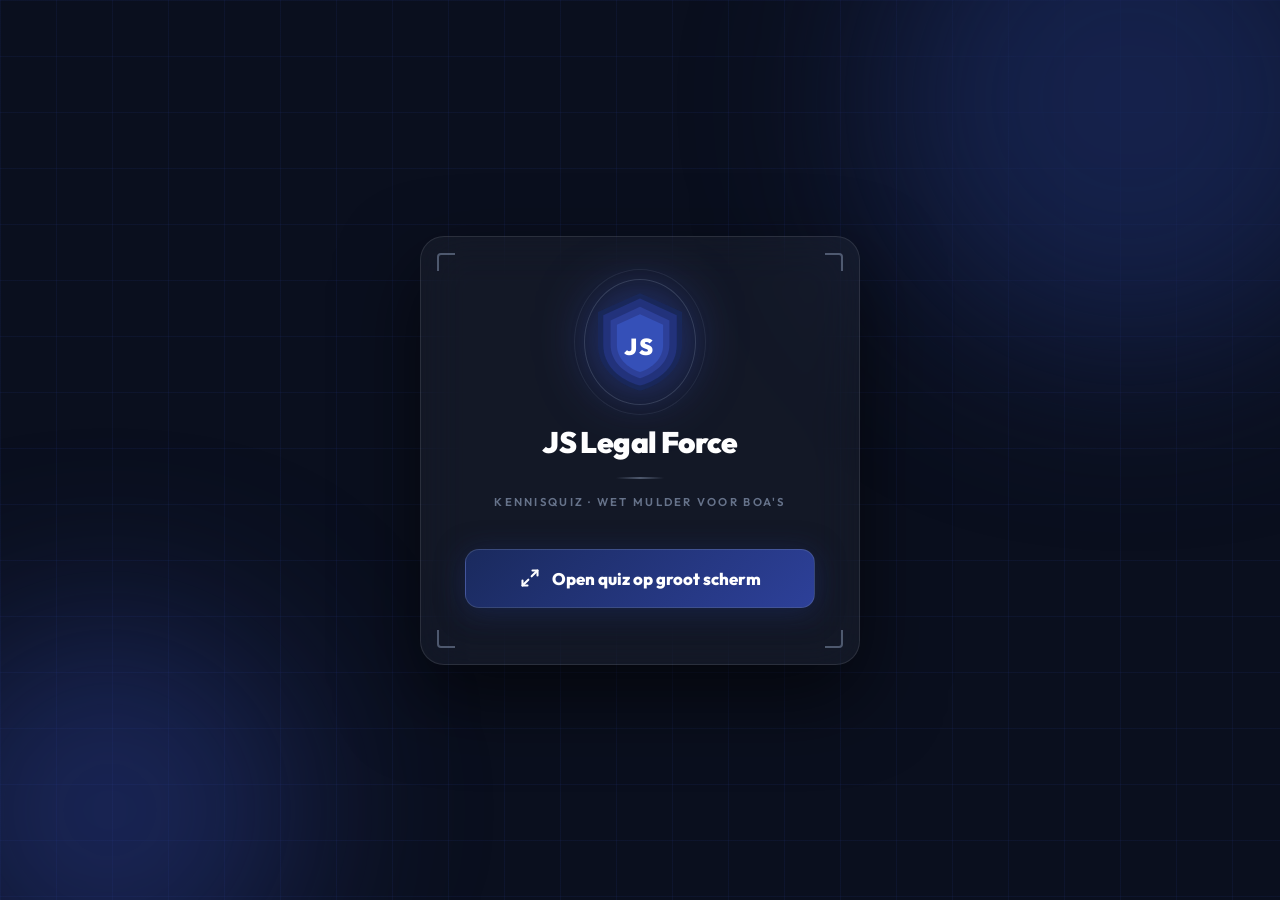
<file: launcher.html>
<!DOCTYPE html>
<html lang="nl">
<head>
  <meta charset="UTF-8" />
  <meta name="viewport" content="width=device-width, initial-scale=1.0" />
  <title>Kennisquiz Wet Mulder – JS Legal Force</title>
  <link rel="preconnect" href="https://fonts.googleapis.com">
  <link href="https://fonts.googleapis.com/css2?family=Outfit:wght@400;600;700;800;900&display=swap" rel="stylesheet">
  <style>
    *{box-sizing:border-box;margin:0;padding:0;}
    html,body{height:100%;font-family:'Outfit',sans-serif;}
    body{background:#0a0f1e;display:flex;align-items:center;justify-content:center;min-height:100vh;overflow:hidden;}
    .bg-grid{position:fixed;inset:0;pointer-events:none;background-image:linear-gradient(rgba(45,64,153,0.12) 1px,transparent 1px),linear-gradient(90deg,rgba(45,64,153,0.12) 1px,transparent 1px);background-size:56px 56px;animation:gridMove 25s linear infinite;}
    @keyframes gridMove{0%{background-position:0 0}100%{background-position:56px 56px}}
    .orb{position:fixed;border-radius:50%;filter:blur(90px);pointer-events:none;}
    .orb-1{width:500px;height:500px;background:rgba(26,42,94,0.7);top:-150px;right:-100px;animation:f1 9s ease-in-out infinite;}
    .orb-2{width:380px;height:380px;background:rgba(45,64,153,0.45);bottom:-100px;left:-80px;animation:f2 11s ease-in-out infinite;}
    @keyframes f1{0%,100%{transform:translate(0,0)}50%{transform:translate(-40px,40px)}}
    @keyframes f2{0%,100%{transform:translate(0,0)}50%{transform:translate(30px,-30px)}}
    .card{position:relative;z-index:10;width:min(440px,92vw);background:rgba(255,255,255,0.04);border:1px solid rgba(255,255,255,0.1);border-radius:24px;padding:56px 44px;text-align:center;backdrop-filter:blur(24px);-webkit-backdrop-filter:blur(24px);box-shadow:0 32px 80px rgba(0,0,0,0.6);animation:cardIn 0.8s cubic-bezier(0.34,1.56,0.64,1) both;}
    @keyframes cardIn{from{opacity:0;transform:translateY(40px) scale(0.92)}to{opacity:1;transform:translateY(0) scale(1)}}
    .corner{position:absolute;width:18px;height:18px;}
    .tl{top:16px;left:16px;border-top:2px solid rgba(138,154,181,0.5);border-left:2px solid rgba(138,154,181,0.5);border-radius:4px 0 0 0;}
    .tr{top:16px;right:16px;border-top:2px solid rgba(138,154,181,0.5);border-right:2px solid rgba(138,154,181,0.5);border-radius:0 4px 0 0;}
    .bl{bottom:16px;left:16px;border-bottom:2px solid rgba(138,154,181,0.5);border-left:2px solid rgba(138,154,181,0.5);border-radius:0 0 0 4px;}
    .br{bottom:16px;right:16px;border-bottom:2px solid rgba(138,154,181,0.5);border-right:2px solid rgba(138,154,181,0.5);border-radius:0 0 4px 0;}
    .shield-wrap{display:inline-block;margin-bottom:28px;animation:shieldFloat 3.5s ease-in-out infinite;filter:drop-shadow(0 0 28px rgba(45,64,153,0.9));}
    @keyframes shieldFloat{0%,100%{transform:translateY(0)}50%{transform:translateY(-8px)}}
    .ring{position:relative;display:inline-block;}
    .ring::before{content:'';position:absolute;inset:-14px;border-radius:50%;border:1px solid rgba(138,154,181,0.25);animation:rp 2.5s ease-in-out infinite;}
    .ring::after{content:'';position:absolute;inset:-24px;border-radius:50%;border:1px solid rgba(138,154,181,0.12);animation:rp 2.5s ease-in-out infinite 0.5s;}
    @keyframes rp{0%,100%{opacity:1;transform:scale(1)}50%{opacity:0.4;transform:scale(1.06)}}
    .brand{font-weight:900;font-size:1.85rem;color:#fff;letter-spacing:-0.02em;margin-bottom:4px;}
    .divider{width:48px;height:2px;background:linear-gradient(90deg,transparent,rgba(138,154,181,0.5),transparent);margin:16px auto;}
    .sub{font-size:0.71rem;color:rgba(138,154,181,0.7);font-weight:600;letter-spacing:0.2em;text-transform:uppercase;margin-bottom:40px;}
    .btn{position:relative;overflow:hidden;width:100%;background:linear-gradient(135deg,#1a2a5e,#2d4099);color:#fff;border:1px solid rgba(138,154,181,0.25);border-radius:14px;padding:18px 24px;font-family:'Outfit',sans-serif;font-weight:800;font-size:1.05rem;cursor:pointer;display:flex;align-items:center;justify-content:center;gap:12px;box-shadow:0 4px 28px rgba(26,42,94,0.6);transition:transform 0.2s,box-shadow 0.2s;}
    .btn:hover{transform:translateY(-3px);box-shadow:0 10px 44px rgba(45,64,153,0.7);}
    .btn:active{transform:scale(0.98);}
    .btn::after{content:'';position:absolute;top:0;left:-100%;width:50%;height:100%;background:linear-gradient(90deg,transparent,rgba(255,255,255,0.12),transparent);animation:shimmer 3s ease-in-out infinite 1.5s;}
    @keyframes shimmer{0%{left:-100%}60%,100%{left:150%}}
  </style>
</head>
<body>
  <div class="bg-grid"></div>
  <div class="orb orb-1"></div>
  <div class="orb orb-2"></div>
  <div class="card">
    <div class="corner tl"></div><div class="corner tr"></div>
    <div class="corner bl"></div><div class="corner br"></div>
    <div class="shield-wrap"><div class="ring">
      <svg viewBox="0 0 80 93" fill="none" xmlns="http://www.w3.org/2000/svg" style="width:84px;height:98px;display:block;">
        <path d="M40 0L80 18V49C80 71 62 86 40 93C18 86 0 71 0 49V18L40 0Z" fill="rgba(26,42,94,0.8)"/>
        <path d="M40 5L75 21V49C75 69 60 82 40 88C20 82 5 69 5 49V21L40 5Z" fill="rgba(36,53,128,0.9)"/>
        <path d="M40 13L68 26V49C68 65 55 76 40 81C25 76 12 65 12 49V26L40 13Z" fill="#2d4099"/>
        <path d="M40 20L62 30V49C62 62 52 71 40 75C28 71 18 62 18 49V30L40 20Z" fill="#3550b8"/>
        <text x="40" y="59" text-anchor="middle" font-family="Outfit,sans-serif" font-weight="900" font-size="22" fill="white" letter-spacing="2">JS</text>
      </svg>
    </div></div>
    <div class="brand">JS Legal Force</div>
    <div class="divider"></div>
    <div class="sub">Kennisquiz · Wet Mulder voor BOA's</div>
    <button class="btn" onclick="window.open('https://jslegalforce.github.io/Wet-mulder-membirds-quiz/index.html','_blank','width='+screen.width+',height='+screen.height)">
      <svg width="20" height="20" viewBox="0 0 24 24" fill="none" stroke="currentColor" stroke-width="2.5" stroke-linecap="round" stroke-linejoin="round" style="flex-shrink:0;"><polyline points="15 3 21 3 21 9"></polyline><polyline points="9 21 3 21 3 15"></polyline><line x1="21" y1="3" x2="14" y2="10"></line><line x1="3" y1="21" x2="10" y2="14"></line></svg>
      Open quiz op groot scherm
    </button>
  </div>
</body>
</html>
</file>
